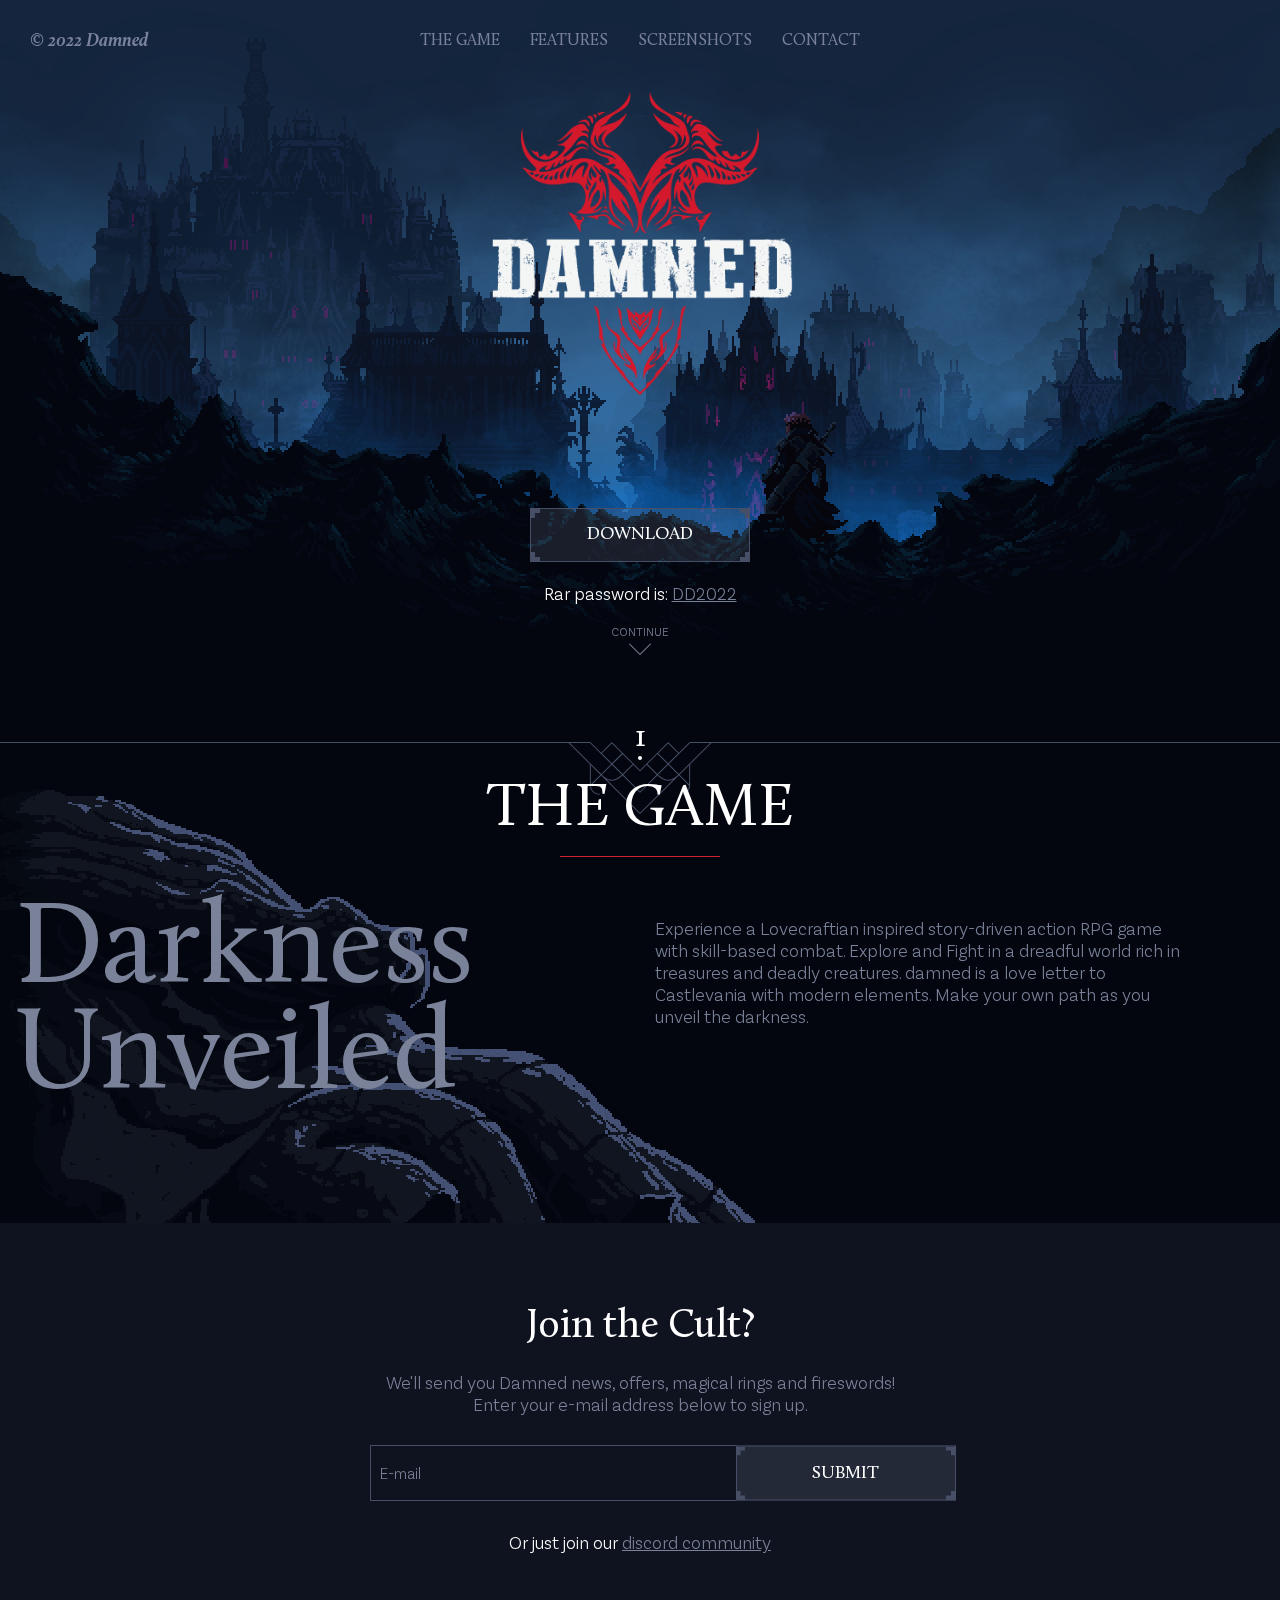
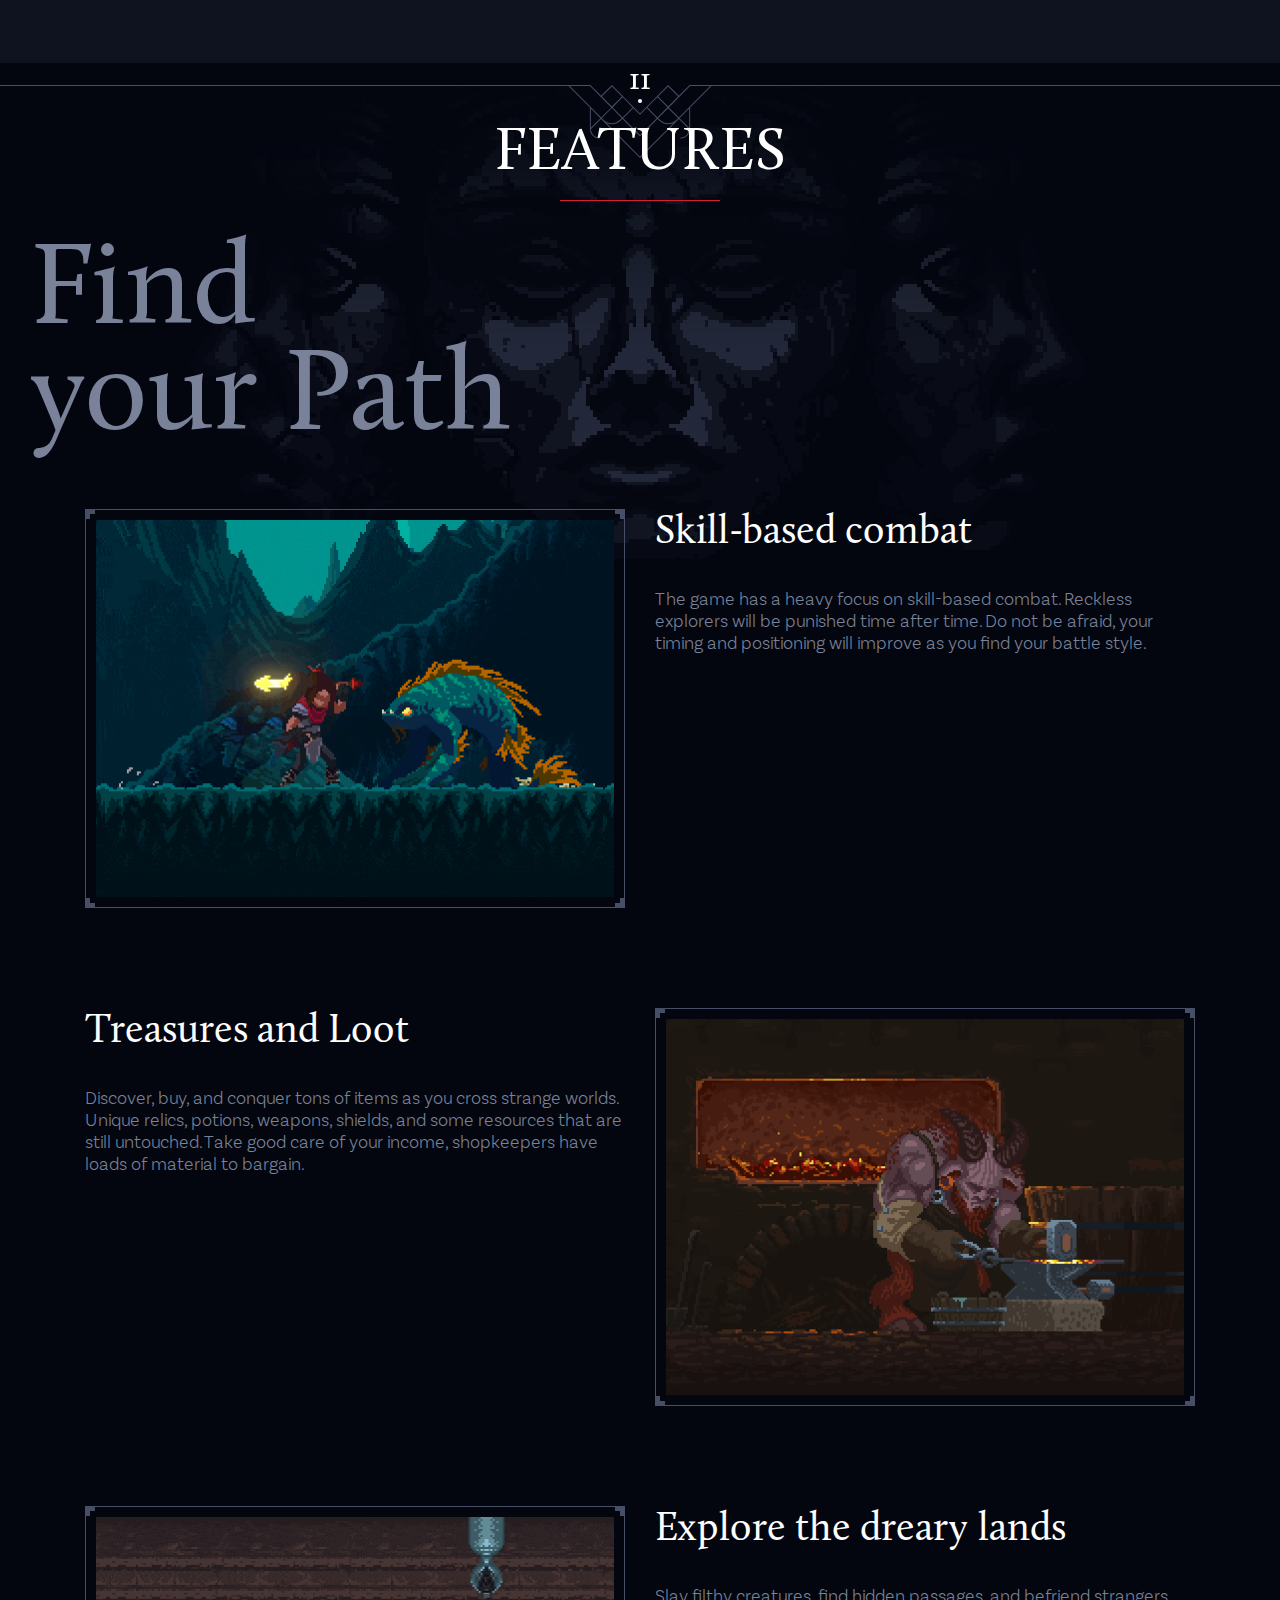
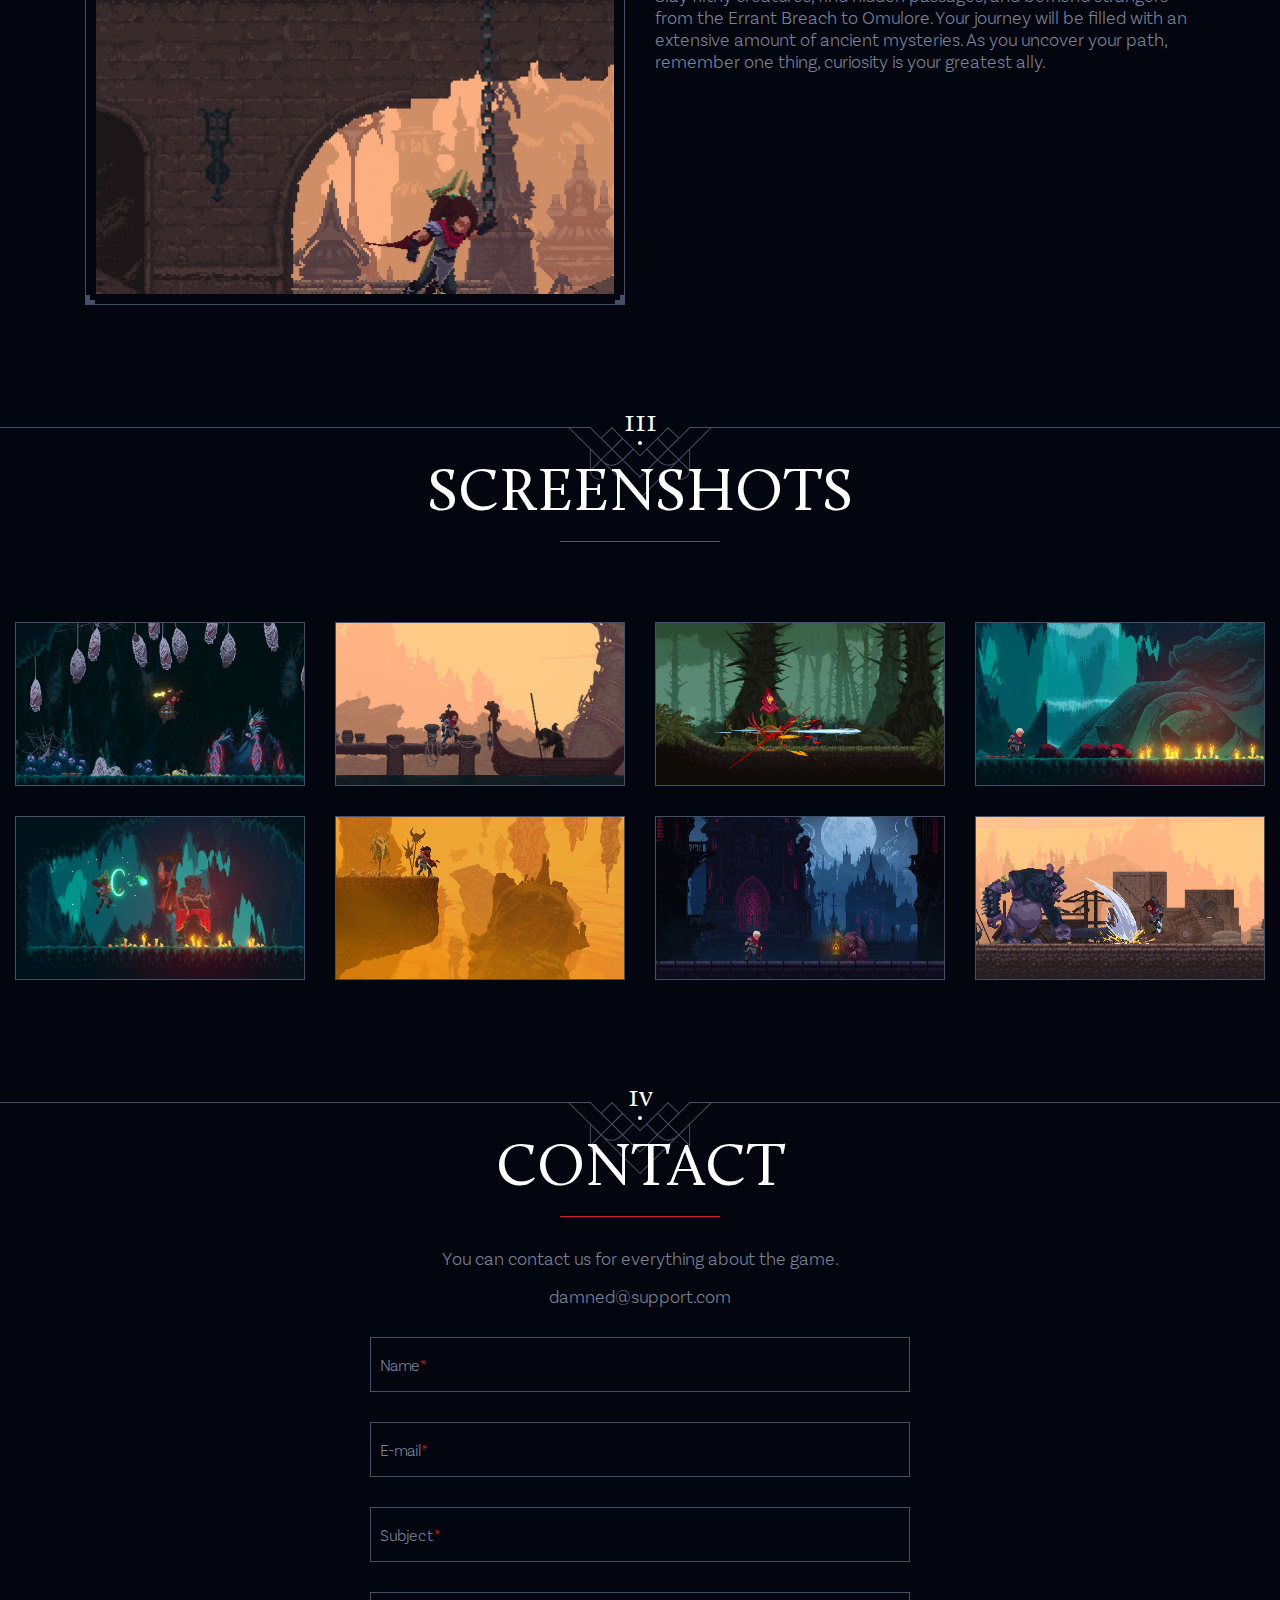
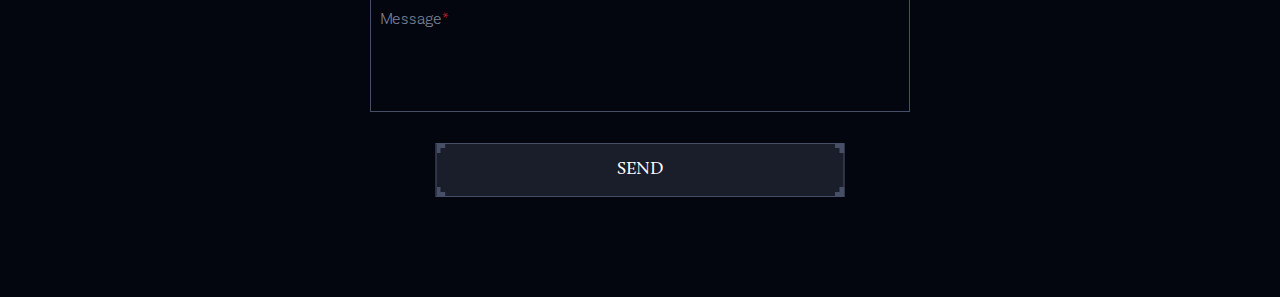
<file: index.html>
<link rel="alternate" hreflang="en-us" href="en-us.html" />
<link rel="alternate" hreflang="pt-br" href="pt-br.html" />
<!DOCTYPE html>
<html>
<!-- Mirrored from damnedgame.tk/ by HTTrack Website Copier/3.x [XR&CO'2014], Sat, 20 Aug 2022 08:12:19 GMT -->
<!-- Added by HTTrack --><!-- /Added by HTTrack -->
<head>
	<meta http-equiv="Content-Type" content="text/html; charset=UTF-8"/>
<title>Damned - Home</title>
<meta name="description" content="Explore a dangerous world and fight deadly creatures for untold treasure in this Lovecraftian inspired action RPG game. Uncover the dark and ancient mysteries of a haunting land with RPG elements and skill-based combat to slay adversaries, find hidden passages, and collective bountiful loot.">
<meta name="title" content="Damned - Home">
<meta name="image" content="hemes/damned/assets/images/avicon85108510.html">
<meta name="author" content="Douglas Fortunato">
<meta name="viewport" content="width=device-width, initial-scale=1.0">
<meta property="og:image" content="themes/damned/assets/images/promo.html">
<meta property="og:image:type" content="image/png">
<meta property="og:image:width" content="1024">
<meta property="og:image:height" content="576">
<meta property="og:type" content="website">
<link rel="icon" type="image/x-icon" href="themes/damned/assets/images/favicon851085108510.ico">
<link href="themes/damned/assets/css/style.min5d245d245d24.css" rel="stylesheet">
<script async src="https://www.googletagmanager.com/gtag/js?id=UA-176564639-1"></script>
<script>
        window.dataLayer = window.dataLayer || [];
        function gtag(){dataLayer.push(arguments);}
        gtag('js', new Date());
        gtag('config', 'UA-176564639-1');
        </script>
</head>
<body>
<header id="layout-header">
<section class="header container-fluid" id="header">
<div class="main-menu-wrapper row align-items-center justify-content-between">
<div class="col d-xl-none">
<button class="btn-menu btn-open-modal" data-target="#modal-menu">
<i class="icon-menu"></i>
</button>
</div>
<div class="col d-none d-xl-flex">
<p class="bold mb-0">© 2022 Damned </p>
</div>
<nav class="col-auto d-none d-xl-flex">
<ul class="main-menu menu row text-uppercase font-regular font-16">
<li class="col-auto menu-home">
<a class="scroll-to" href="#header" target="">
Home
</a>
</li>
<li class="col-auto ">
<a class="scroll-to" href="#game" target="">
The Game
</a>
</li>
<li class="col-auto menu-features">
<a class="scroll-to" href="#features" target="">
Features
</a>
</li>
<li class="col-auto menu-screenshots">
<a class="scroll-to" href="#screenshots" target="">
Screenshots
</a>
</li>
<li class="col-auto ">
<a class="scroll-to" href="#contact" target="">
Contact
</a>
</li>
</ul>
</nav>
<div class="col locale-wrapper">
<i class="icon-language d-none"></i>
<form method="POST" action="#" accept-charset="UTF-8"><input name="_session_key" type="hidden" value="aKfSDvxezRu5C2C2nsrcpg8TziOxcsTbPuELkKYp"><input name="_token" type="hidden" value="2RubDs5aKHNIGljpSi7YxsL5Puy4rPfVELmag5JY">
<select name="locale" data-request="onSwitchLocale" class="form-control custom-select select-locale d-none">
<option value="en-us" selected>EN-US</option>
</select>
</form>
</div>
</div>
</section>
<section class="header fixed-header container-fluid">
<img class="logo" src="themes/damned/assets/images/damned.svg" alt="damned-logo">
<div class="main-menu-wrapper row align-items-center justify-content-between">
<div class="col d-xl-none">
<button class="btn-menu btn-open-modal" data-target="#modal-menu">
<i class="icon-menu"></i>
</button>
</div>
<div class="col d-none d-xl-flex">
<p class="bold mb-0">© 2022 Damned.</p>
</div>
<nav class="col-auto d-none d-xl-flex">
<ul class="main-menu menu row text-uppercase font-regular font-16">
<li class="col-auto menu-home">
<a class="scroll-to" href="#header" target="">
Home
</a>
</li>
<li class="col-auto ">
<a class="scroll-to" href="#game" target="">
The Game
</a>
</li>
<li class="col-auto menu-features">
<a class="scroll-to" href="#features" target="">
Features
</a>
</li>
<li class="col-auto menu-screenshots">
<a class="scroll-to" href="#screenshots" target="">
Screenshots
</a>
</li>
<li class="#header">
<a class="scroll-to" href="#screenshots" target="">
Press Kit
</a>
</li>
<li class="col-auto ">
<a class="scroll-to" href="#contact" target="">
Contact
</a>
</li>
</ul>
</nav>
<div class="col locale-wrapper">
<i class="icon-language d-none"></i>
<form method="POST" action="#" accept-charset="UTF-8"><input name="_session_key" type="hidden" value="aKfSDvxezRu5C2C2nsrcpg8TziOxcsTbPuELkKYp"><input name="_token" type="hidden" value="2RubDs5aKHNIGljpSi7YxsL5Puy4rPfVELmag5JY">
<select name="locale" data-request="onSwitchLocale" class="form-control custom-select select-locale d-none">
<option value="en-us" selected>EN-US</option>
<option value="pt-br">PT-BR</option>
</select>
</form>
</div>
</div>
<img class="orn-bar d-none d-lg-block" src="themes/damned/assets/images/orns/orn-fixed-bar.svg" alt="damned-ornament">
<img class="orn-bar d-lg-none" src="themes/damned/assets/images/orns/m-orn-fixed-bar.svg" alt="damned-ornament">
</section>
<div class="modal-overlay modal-menu" id="modal-menu">
<div class="pop-up-content text-center">
<button class="btn-close-modal"><i class="icon-close"></i></button>
<div class="content-section">
<div class="row orn-bar">
<div class="col-12 text-center color-white p-0">
<img src="themes/damned/assets/images/orns/orn-section.svg" alt="logo-ornament">
<h1 class="section-title text-uppercase">Menu</h1>
</div>
</div>
</div>
<ul class="modal-menu-wrapper">
<li class="col-auto menu-home">
<a class="scroll-to btn-close-modal" href="#header" target="">
Home
 </a>
</li>
<li class="col-auto ">
<a class="scroll-to btn-close-modal" href="#game" target="">
The Game
</a>
</li>
<li class="col-auto menu-features">
<a class="scroll-to btn-close-modal" href="#features" target="">
Features
</a>
</li>
<li class="col-auto menu-screenshots">
<a class="scroll-to btn-close-modal" href="#screenshots" target="">
Screenshots
</a>
</li>
<li class="col-auto menu-blog">
<a class="scroll-to btn-close-modal" href="#" target="_blank">
Press Kit
</a>
</li>
<li class="col-auto ">
<a class="scroll-to btn-close-modal" href="#contact" target="">
Contact
</a>
</li>
</ul>
</div>
</div> </header>
<main>
<div class="parallax-banner">
<img class="mw-100" src="themes/damned/assets/images/parallax-banner/bg-deep-blue.png" alt="img-banner-damned">
<img class="mw-100 rellax" data-rellax-speed="-11" src="themes/damned/assets/images/parallax-banner/parallax-04.png" alt="img-banner-damned">
<img class="mw-100 rellax" data-rellax-speed="-10" src="themes/damned/assets/images/parallax-banner/fog-03.png" alt="img-banner-damned">
<img class="mw-100 rellax" data-rellax-speed="-7" src="themes/damned/assets/images/parallax-banner/parallax-03.png" alt="img-banner-damned">
<img class="mw-100 rellax" data-rellax-speed="-9" src="themes/damned/assets/images/parallax-banner/fog-02.png" alt="img-banner-damned">
<img class="mw-100 rellax" data-rellax-speed="-5" src="themes/damned/assets/images/parallax-banner/parallax-02.png" alt="img-banner-damned">
<img class="mw-100 rellax" data-rellax-speed="-7" src="themes/damned/assets/images/parallax-banner/fog-01.png" alt="img-banner-damned">
<img class="mw-100 rellax banner-logo" data-rellax-speed="-13" src="themes/damned/assets/images/damned.svg" alt="logo-damned">
<img class="mw-100 rellax" data-rellax-speed="0" src="themes/damned/assets/images/parallax-banner/parallax-01.png" alt="img-banner-damned">
<div class="banner-content text-center">
<div class="d-flex justify-content-center mb-20">
<a class="btn btn-primary" href="https://bit.ly/3fIoVsm" target="_blank"> 
Download
</a>
</div>
<p class="color-white mb-20">
Rar password is: <a class="styled-link" href="#" target="_blank">DD2022</a>
</p>
<a class="scroll-to continue-link mb-0 text-uppercase font-12" data-scrollto="#game">
Continue <br>
<i class="icon-arrow-down font-22"></i>
</a>
</div>
</div>
<section class="content-section highlight-section container-fluid" id="game">
<div class="row orn-bar">
<div class="col-12 text-center color-white p-0">
<p class="section-number font-regular">1</p>
<span class="section-dot"></span>
<img src="themes/damned/assets/images/orns/orn-section.svg" alt="logo-ornament">
<h1 class="section-title text-uppercase">The Game</h1>
<span class="section-line"></span>
</div>
</div>
<div class="row">
<div class="container pt-60 description">
<div class="row justify-content-end mb-30">
<div class="col-12 col-lg-6 mb-30">
<p>Experience a Lovecraftian inspired story-driven action RPG game with skill-based combat. Explore and Fight in a dreadful world rich in treasures and deadly creatures. damned is a love letter to Castlevania with modern elements. Make your own path as you unveil the darkness.</p>
</div>
</div>
</div>
</div>
<div class="row hero-title">
<div class="col-12">
<p class="page-title">
Darkness Unveiled
</p>
</div>
</div>
<div class="row">
<div class="container">
<div class="row justify-content-center">
<div class="col-12 col-lg-8">
<div class="orn-box d-none">
<iframe class="video-frame" src="https://www.youtube.com/embed/HBV1JDnXG20?autoplay=0&amp;rel=0" frameborder="0" allow="accelerometer; encrypted-media; gyroscope; picture-in-picture" allowfullscreen></iframe>
</div>
</div>
</div>
</div>
</div>
<div class="row made-with justify-content-center">
<div class="container">
<div class="row justify-content-center">
<div class="col-12 col-lg-6 text-center">
<h2 class="color-white font-40 font-regular mb-20">Join the Cult?</h2>
<p class="mb-30">
We'll send you Damned news, offers, magical rings and fireswords! Enter your e-mail address below to sign up.
</p>
</div>
</div>
<form action="#" method="post" id="mc-embedded-subscribe-form" name="mc-embedded-subscribe-form" class="validate row justify-content-center main-form newsLetter-form" target="_blank">
<div class="col col-lg-4 pr-0">
<div class="form-group">
<label>E-mail</label>
<input type="email" value="" name="EMAIL" class="email form-control" id="mce-EMAIL" required>
</div>
</div>
<div style="position: absolute; left: -5000px;" aria-hidden="true"><input type="text" name="b_1c098bfad3a75363e867af3f4_75e5d070c6" tabindex="-1" value=""></div>
<div class="col-auto col-lg-2 pl-0">
        <button type="submit" name="subscribe" class="btn btn-primary w-100"><href="#"></href>SUBMIT</button> 
</div>
</form>
<div class="row justify-content-center">
<div class="col-12 col-lg-6 text-center">
<p class="mb-30 color-white">
Or just join our
<a class="styled-link" href="https://discord.gg/qGCgcqfSWG" target="_blank">discord community</a>
</p>
</div>
</div>
</div>
</div>
</section>
<section class="content-section features-section container-fluid" id="features">
<div class="row orn-bar">
<div class="col-12 text-center color-white p-0">
<p class="section-number font-regular">11</p>
<span class="section-dot"></span>
<img src="themes/damned/assets/images/orns/orn-section.svg" alt="logo-ornament">
<h1 class="section-title text-uppercase">Features</h1>
<span class="section-line"></span>
</div>
</div>
<div class="row hero-title">
<div class="col-12">
<p class="page-title">
Find <br>your Path
</p>
</div>
</div>
<div class="row">
<ul class="list-features container">
<li class="row">
<div class="col-12 col-lg-6">
<div class="orn-box img-wrapper">
<img class="w-100" src="storage/app/media/site_gif_01.gif" alt="">
</div>
</div>
<div class="col-12 col-lg-6">
 <div class="text-box">
<h2 class="color-white font-40 font-regular mb-30">Skill-based combat</h2>
<p>The game has a heavy focus on skill-based combat. Reckless explorers will be punished time after time. Do not be afraid, your timing and positioning will improve as you find your battle style.</p>
</div>
</div>
</li>
<li class="row">
<div class="col-12 col-lg-6">
<div class="orn-box img-wrapper">
<img class="w-100" src="storage/app/media/site_gif_02.gif" alt="">
</div>
</div>
<div class="col-12 col-lg-6">
<div class="text-box">
<h2 class="color-white font-40 font-regular mb-30">Treasures and Loot</h2>
<p>Discover, buy, and conquer tons of items as you cross strange worlds. Unique relics, potions, weapons, shields, and some resources that are still untouched. Take good care of your income, shopkeepers have loads of material to bargain.</p>
</div>
</div>
</li>
<li class="row">
<div class="col-12 col-lg-6">
<div class="orn-box img-wrapper">
<img class="w-100" src="storage/app/media/site_gif_03.gif" alt="">
</div>
</div>
<div class="col-12 col-lg-6">
<div class="text-box">
<h2 class="color-white font-40 font-regular mb-30">Explore the dreary lands</h2>
<p>Slay filthy creatures, find hidden passages, and befriend strangers from the Errant Breach to Omulore. Your journey will be filled with an extensive amount of ancient mysteries. As you uncover your path, remember one thing, curiosity is your greatest ally.</p>
</div>
</div>
</li>
</ul>
</div>
</section>
<section class="content-section screenshots-section container-fluid" id="screenshots">
<div class="row orn-bar">
<div class="col-12 text-center color-white p-0">
<p class="section-number font-regular">111</p>
<span class="section-dot"></span>
<img src="themes/damned/assets/images/orns/orn-section.svg" alt="logo-ornament">
<h1 class="section-title text-uppercase">Screenshots</h1>
<span class="section-line"></span>
</div>
</div>
<ul class="row gallery">
<li class="col-6 col-lg-3 mb-30">
<a class="bordered-box" data-fancybox="gallery" href="storage/app/uploads/public/5f4/04a/e6d/5f404ae6d9548364333870.jpg">
<img class="w-100" src="storage/app/uploads/public/5f4/04a/e6d/5f404ae6d9548364333870.jpg" alt="">
</a>
</li>
<li class="col-6 col-lg-3 mb-30">
<a class="bordered-box" data-fancybox="gallery" href="storage/app/uploads/public/5f4/04a/e8d/5f404ae8da386425492637.png">
<img class="w-100" src="storage/app/uploads/public/5f4/04a/e8d/5f404ae8da386425492637.png" alt="">
</a>
</li>
<li class="col-6 col-lg-3 mb-30">
<a class="bordered-box" data-fancybox="gallery" href="storage/app/uploads/public/5f4/04a/e84/5f404ae846baa550833270.png">
<img class="w-100" src="storage/app/uploads/public/5f4/04a/e84/5f404ae846baa550833270.png" alt="">
</a>
</li>
<li class="col-6 col-lg-3 mb-30">
<a class="bordered-box" data-fancybox="gallery" href="storage/app/uploads/public/5f4/04a/e79/5f404ae795f09940878990.png">
<img class="w-100" src="storage/app/uploads/public/5f4/04a/e79/5f404ae795f09940878990.png" alt="">
</a>
</li>
<li class="col-6 col-lg-3 mb-30">
<a class="bordered-box" data-fancybox="gallery" href="storage/app/uploads/public/5f4/04a/e6d/5f404ae6d8e1e682945750.png">
<img class="w-100" src="storage/app/uploads/public/5f4/04a/e6d/5f404ae6d8e1e682945750.png" alt="">
</a>
</li>
<li class="col-6 col-lg-3 mb-30">
<a class="bordered-box" data-fancybox="gallery" href="storage/app/uploads/public/5f4/04a/e8d/5f404ae8d5ebd046030759.png">
<img class="w-100" src="storage/app/uploads/public/5f4/04a/e8d/5f404ae8d5ebd046030759.png" alt="">
</a>
</li>
<li class="col-6 col-lg-3 mb-30">
<a class="bordered-box" data-fancybox="gallery" href="storage/app/uploads/public/5f4/04a/e83/5f404ae83b3ed367891541.png">
<img class="w-100" src="storage/app/uploads/public/5f4/04a/e83/5f404ae83b3ed367891541.png" alt="">
</a>
</li>
<li class="col-6 col-lg-3 mb-30">
<a class="bordered-box" data-fancybox="gallery" href="storage/app/uploads/public/5f4/04a/e79/5f404ae791733987957703.png">
<img class="w-100" src="storage/app/uploads/public/5f4/04a/e79/5f404ae791733987957703.png" alt="">
</a>
</li>
</ul>
</section>
<section class="content-section contact-section container-fluid" id="contact">
<div class="row orn-bar">
<div class="col-12 text-center color-white p-0">
<p class="section-number font-regular">1v</p>
<span class="section-dot"></span>
<img src="themes/damned/assets/images/orns/orn-section.svg" alt="logo-ornament">
<h1 class="section-title text-uppercase">Contact</h1>
<span class="section-line"></span>
</div>
</div>
<div class="row">
<div class="container">
<div class="row">
<div class="col-12 text-center">
<p>
You can contact us for everything about the game.
</p>
<p class="mb-30"><a href="index.html" class="__cf_email__" data-cfemail="bdd9dcd0d3d8d9fdcec8cdcdd2cfc993ded2d0">[email&#160;protected]</a></p>
</div>
</div>
<div class="row justify-content-center">
<div class="col-12 col-lg-6">
<div id="scf-contactForm">
<div id="scf-message-contactForm">
</div>
<div id="scf-form-contactForm">
<form method="POST" action="#" accept-charset="UTF-8" class="main-form" id="scf-form-id-contactForm" data-request="contactForm::onFormSend" data-request-update="&#039;contactForm::scf-message&#039;:&#039;#scf-message-contactForm&#039;,&#039;contactForm::scf-form&#039;:&#039;#scf-form-contactForm&#039;" novalidate="novalidate"><input name="_handler" type="hidden" value="contactForm::onFormSend"><input name="_session_key" type="hidden" value="aKfSDvxezRu5C2C2nsrcpg8TziOxcsTbPuELkKYp"><input name="_token" type="hidden" value="2RubDs5aKHNIGljpSi7YxsL5Puy4rPfVELmag5JY">
<div class="form-group"><label class="control-label  required" for="contactForm-name">Name</label><input id="contactForm-name" name="name" class="form-control" type="text" required=""></div>
<div class="form-group"><label class="control-label  required" for="contactForm-email">E-mail</label><input id="contactForm-email" name="email" class="form-control" type="email" required=""></div>
<div class="form-group"><label class="control-label  required" for="contactForm-subject">Subject</label><input id="contactForm-subject" name="subject" class="form-control" type="text" required=""></div>
<div class="form-group text-area"><label class="control-label  required" for="contactForm-message">Message</label><textarea id="contactForm-message" name="message" class="form-control" rows="5" required=""></textarea></div>
<div id="submit-wrapper-contactForm" class="btn-submit-wrapper"><button type="submit" data-attach-loading class="oc-loader btn btn-primary btn-lg">Send</button></div>
</form>
</div>
</div> </div>
</div>
</div>
</div>
</section> </main>
<script data-cfasync="false" src="cdn-cgi/scripts/5c5dd728/cloudflare-static/email-decode.min.js"></script><script src="themes/damned/assets/js/main.min.js"></script>
<script src="modules/system/assets/js/framework.js"></script>
<script src="modules/system/assets/js/framework.extras.js"></script>
<link rel="stylesheet" property="stylesheet" href="modules/system/assets/css/framework.extras.css">
</html>
</file>
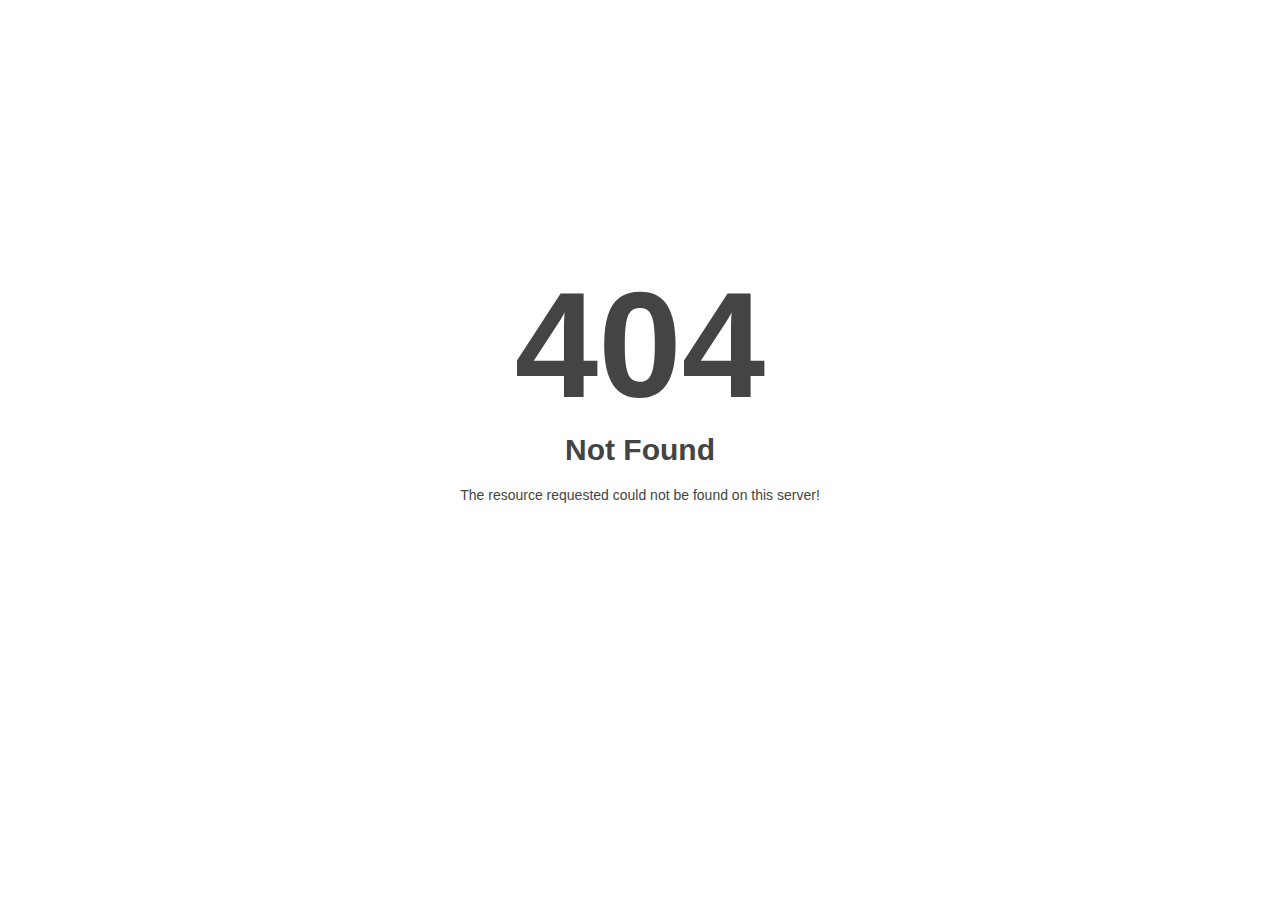
<file: en-us.html>
<!DOCTYPE html>
<html style="height:100%">
<!-- Mirrored from damnedgame.tk/en-us.html by HTTrack Website Copier/3.x [XR&CO'2014], Sat, 20 Aug 2022 08:12:40 GMT -->
<!-- Added by HTTrack --><!-- /Added by HTTrack -->
<head>
	<meta http-equiv="Content-Type" content="text/html; charset=UTF-8"/>
<meta name="viewport" content="width=device-width, initial-scale=1, shrink-to-fit=no">
<title> 404 Not Found
</title></head>
<body style="color: #444; margin:0;font: normal 14px/20px Arial, Helvetica, sans-serif; height:100%; background-color: #fff;">
<div style="height:auto; min-height:100%; "> <div style="text-align: center; width:800px; margin-left: -400px; position:absolute; top: 30%; left:50%;">
<h1 style="margin:0; font-size:150px; line-height:150px; font-weight:bold;">404</h1>
<h2 style="margin-top:20px;font-size: 30px;">Not Found
</h2>
<p>The resource requested could not be found on this server!</p>
</div></div></body>
<!-- Mirrored from damnedgame.tk/en-us.html by HTTrack Website Copier/3.x [XR&CO'2014], Sat, 20 Aug 2022 08:12:40 GMT -->
</html>
</file>
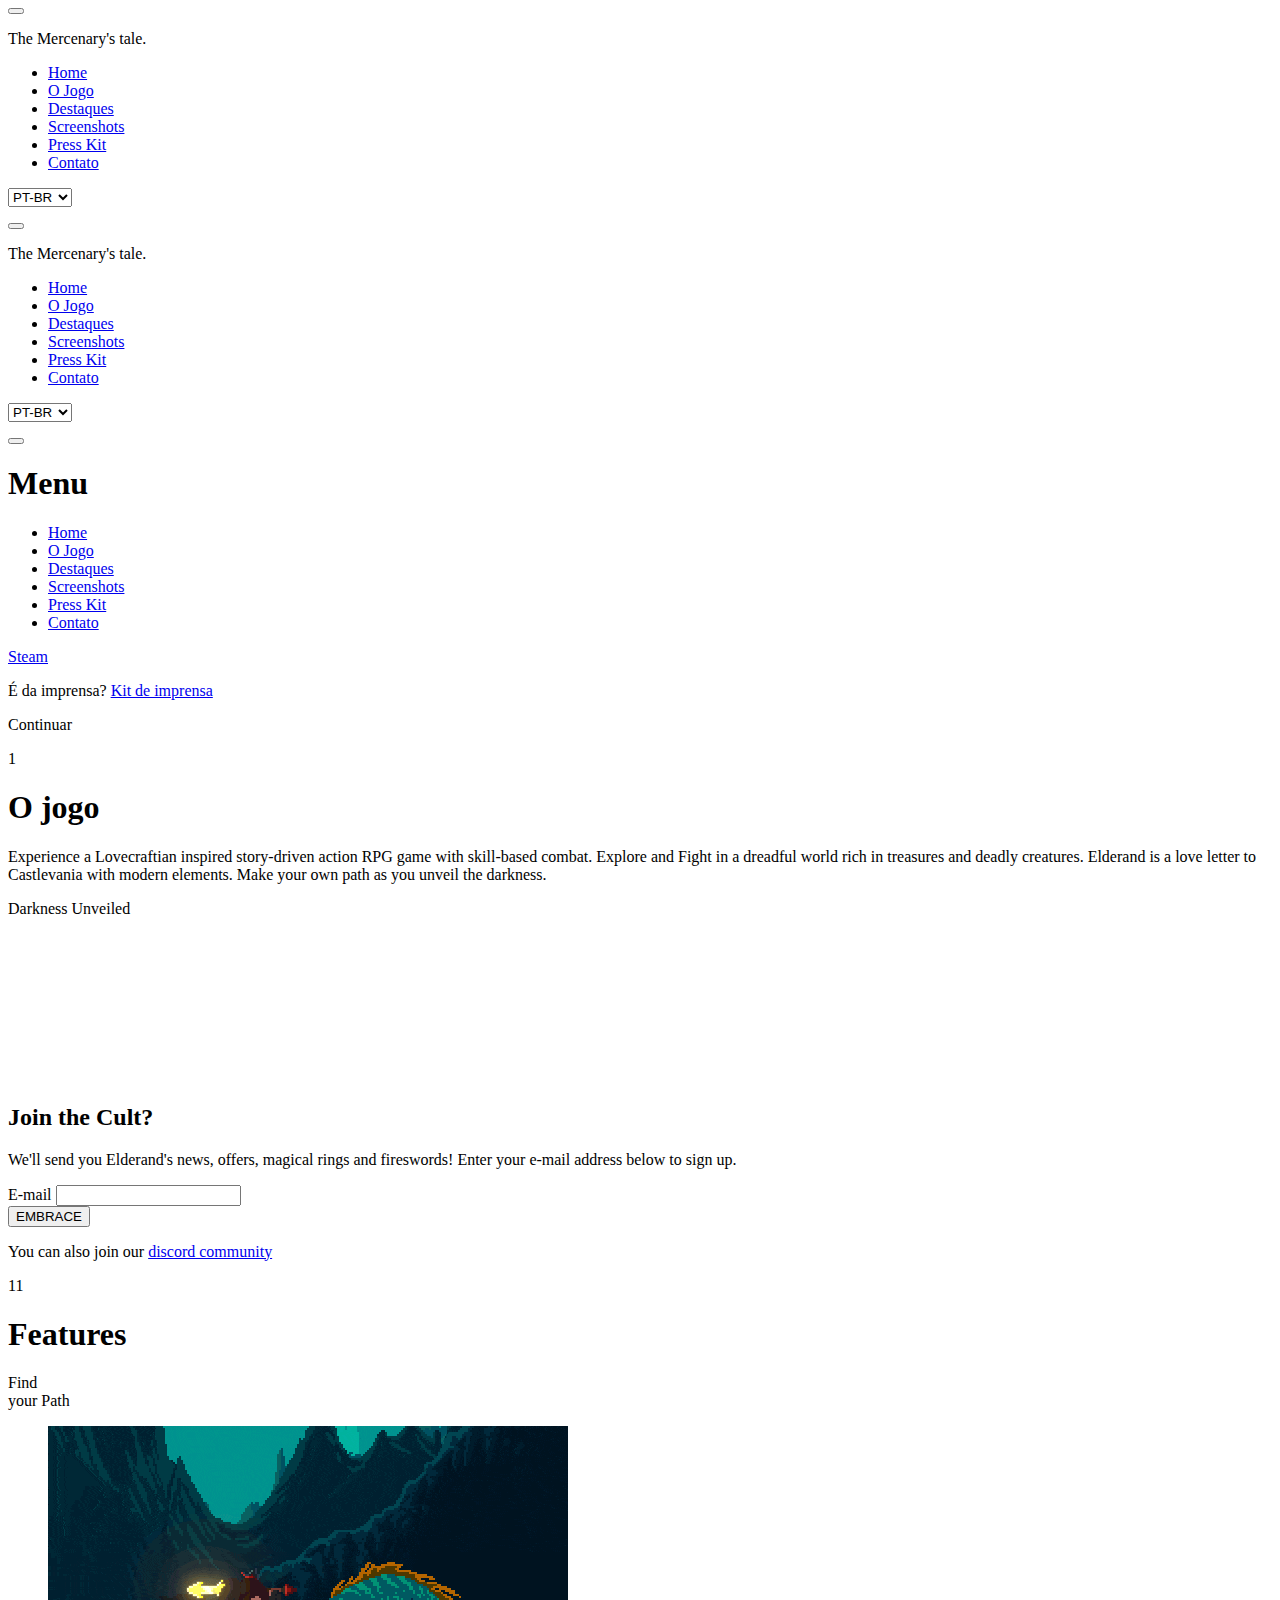
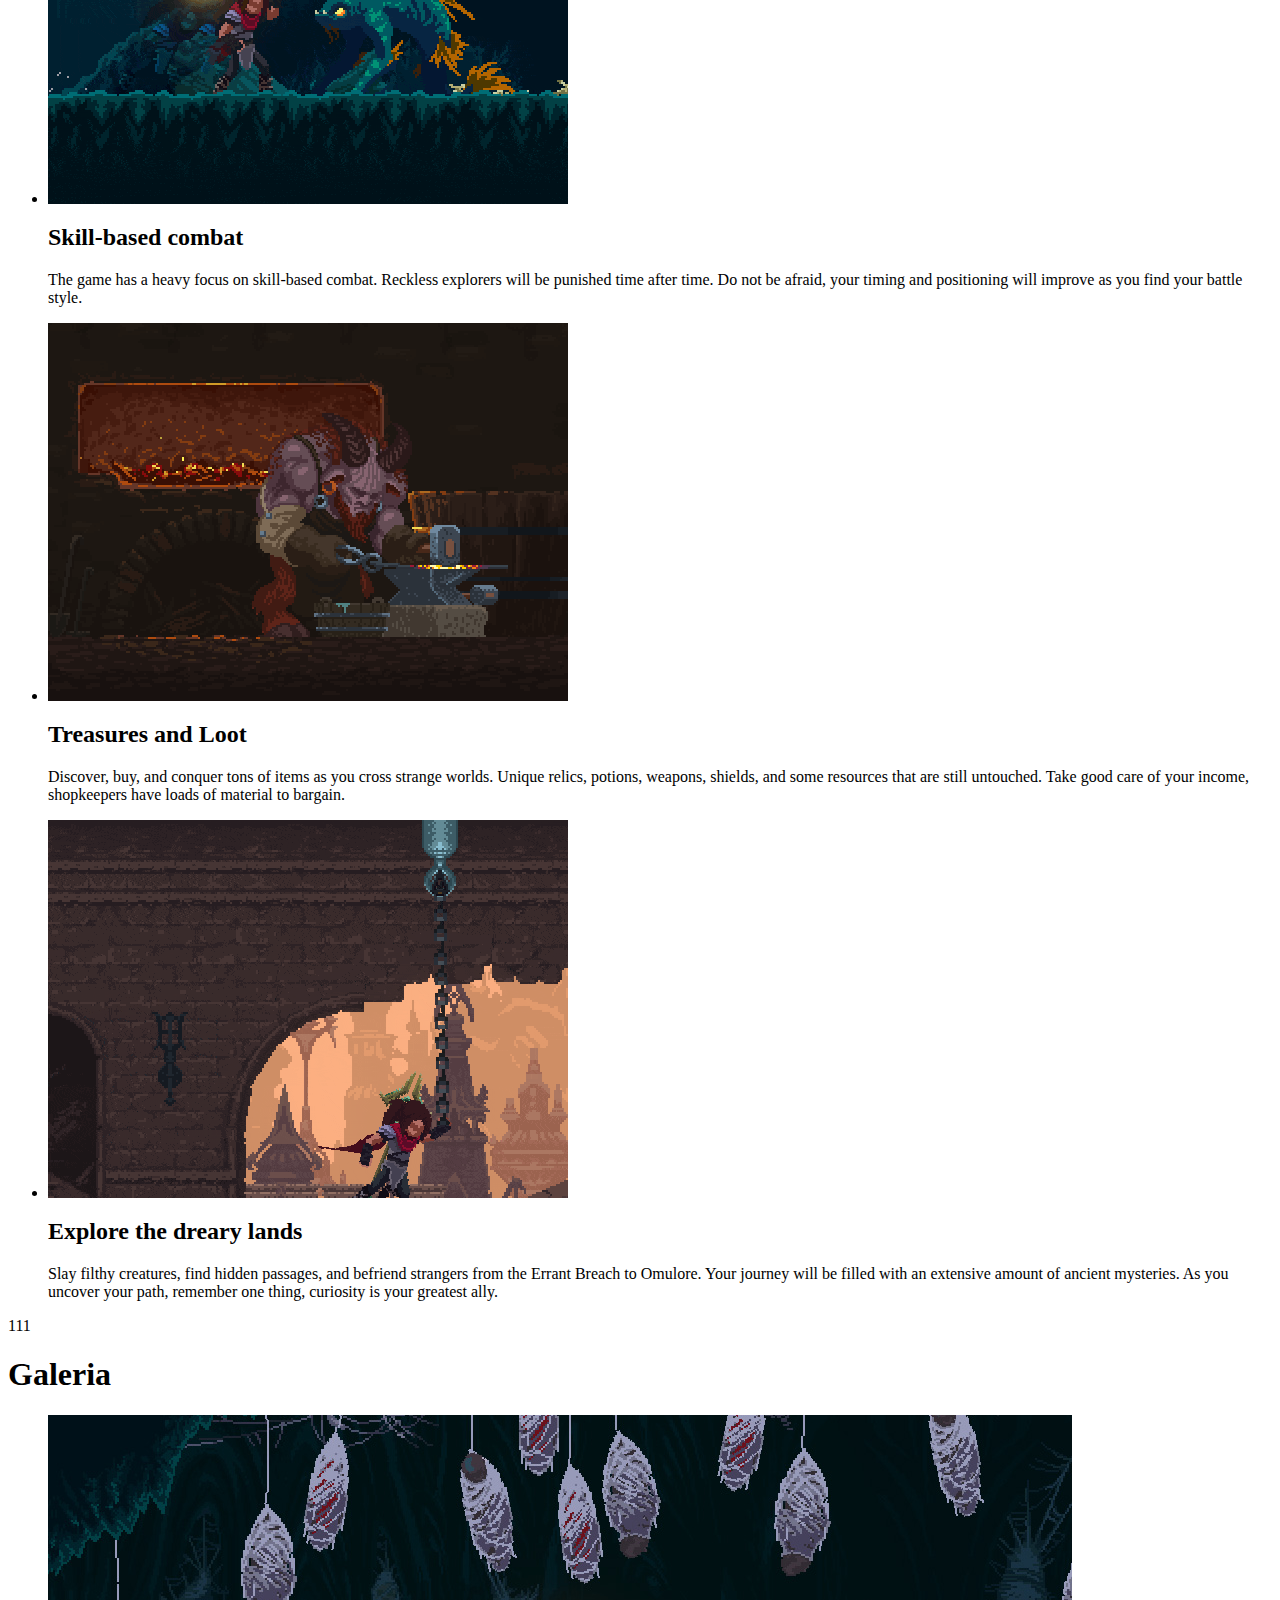
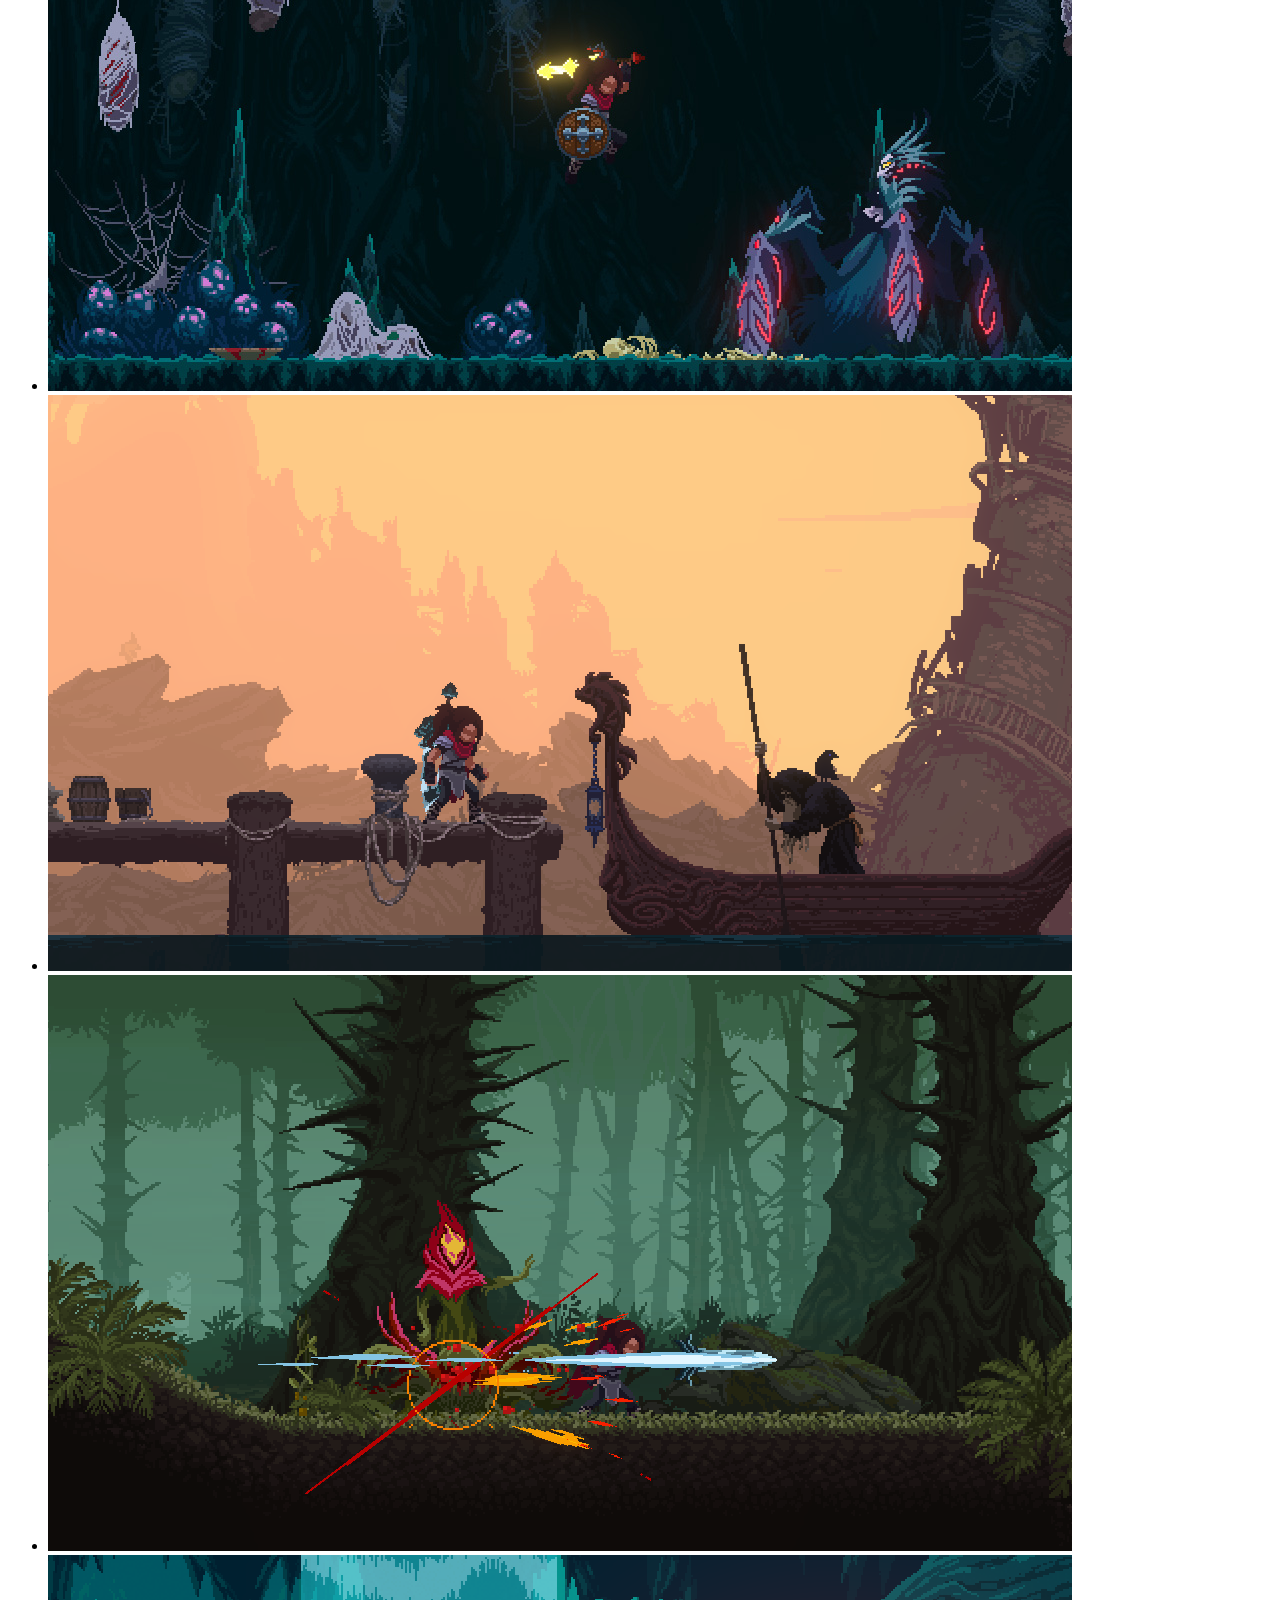
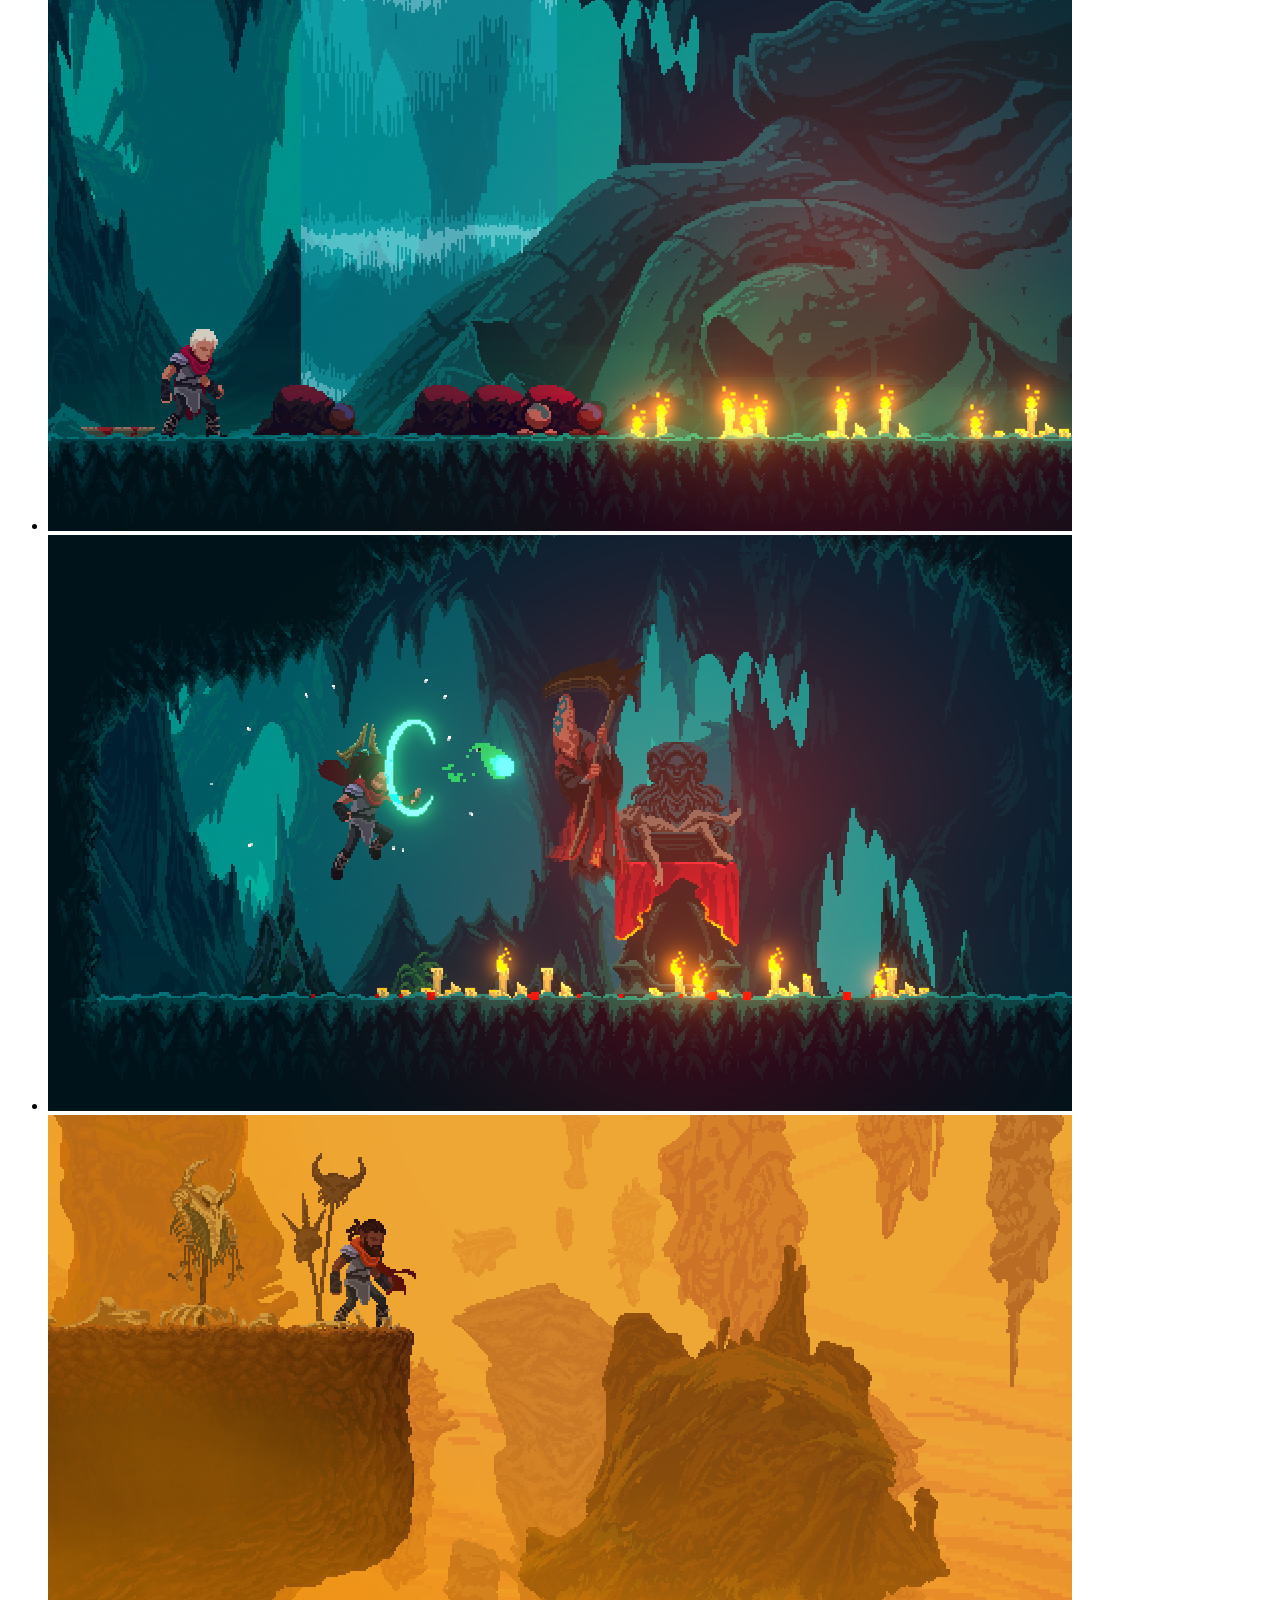
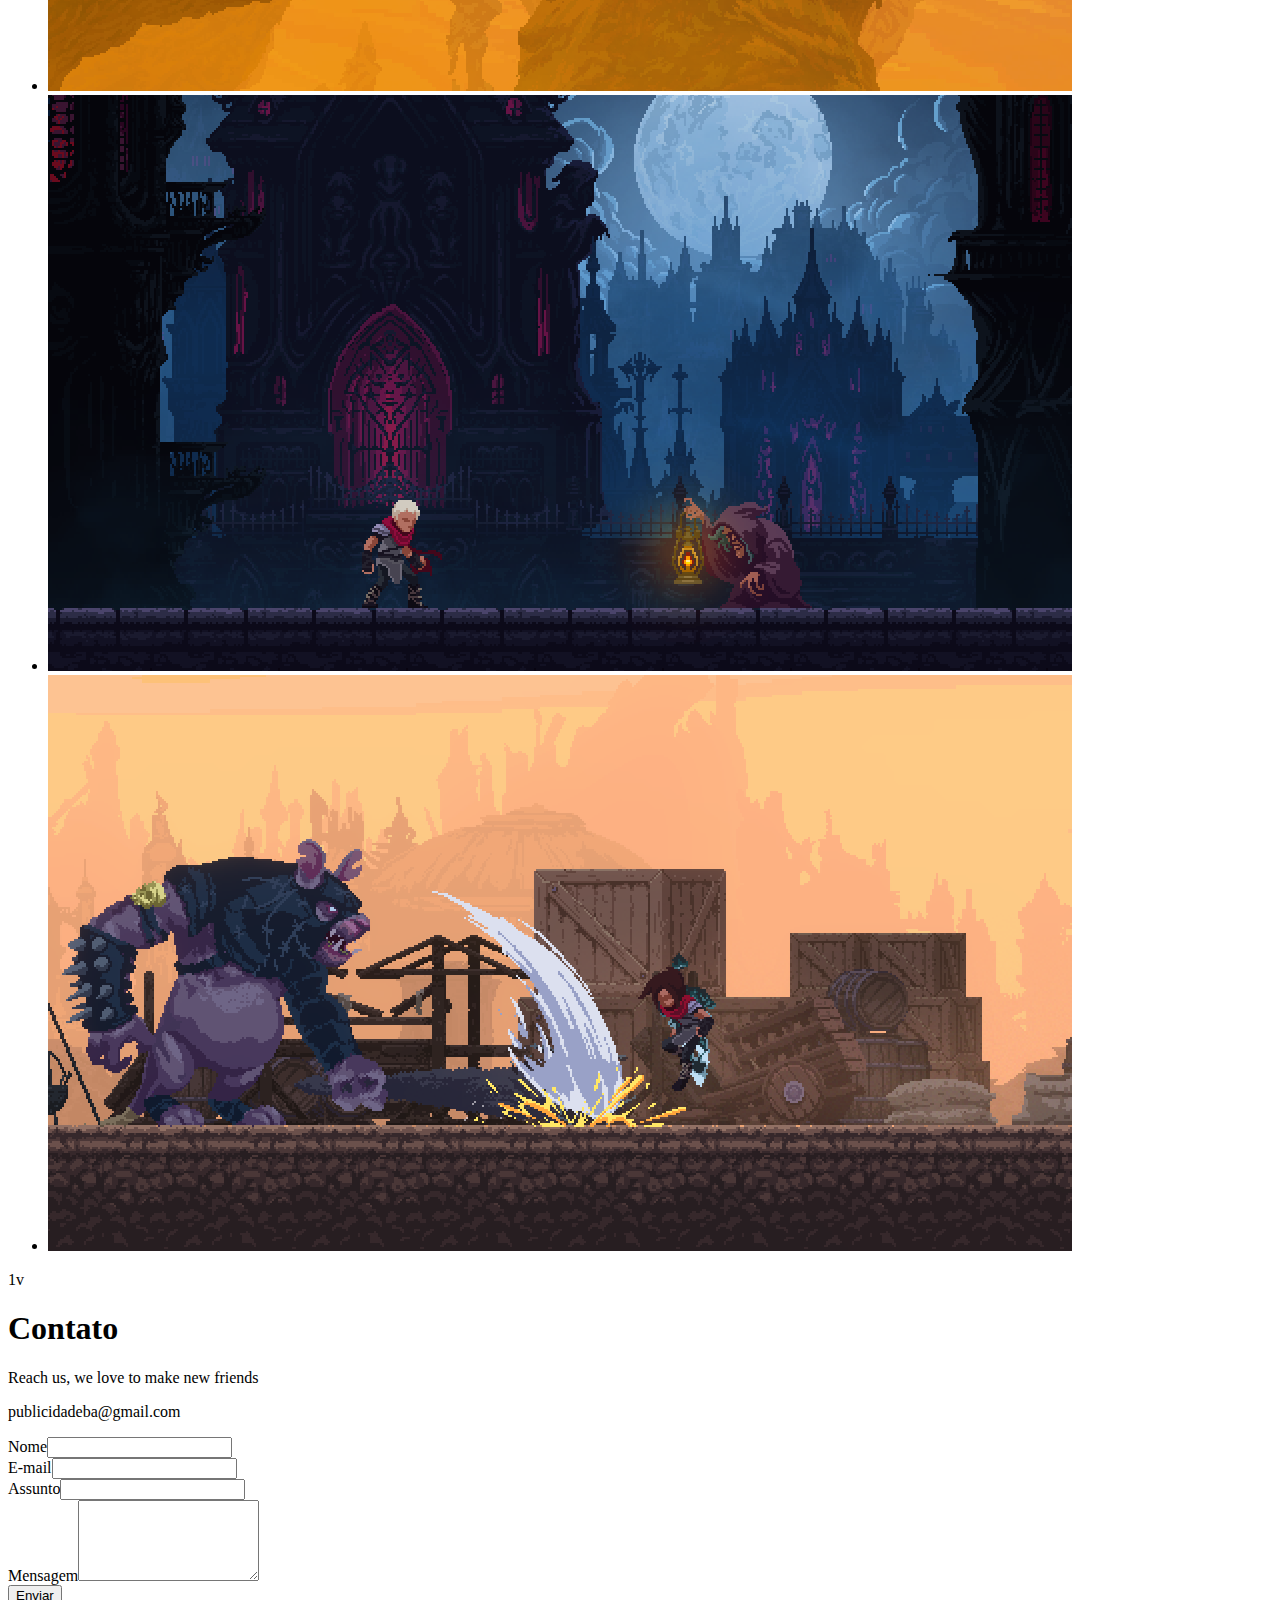
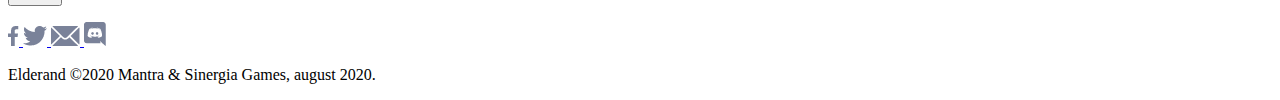
<file: pt-br.html>
<link rel="alternate" hreflang="en-us" href="en-us.html" />
<link rel="alternate" hreflang="pt-br" href="pt-br.html" />
<!DOCTYPE html>
<html>
<!-- Mirrored from damnedgame.tk/pt-br.html by HTTrack Website Copier/3.x [XR&CO'2014], Sat, 20 Aug 2022 08:12:40 GMT -->
<!-- Added by HTTrack --><!-- /Added by HTTrack -->
<head>
	<meta http-equiv="Content-Type" content="text/html; charset=UTF-8"/>
<title>Elderand - Home</title>
<meta name="description" content="Webpage for the Elderand Game.">
<meta name="title" content="">
<meta name="author" content="Douglas Fortunato">
<meta name="viewport" content="width=device-width, initial-scale=1.0">
<meta property="og:image" content="themes/elderand/assets/images/promo.html">
<meta property="og:image:type" content="image/png">
<meta property="og:image:width" content="1024">
<meta property="og:image:height" content="576">
<meta property="og:type" content="website">
<link rel="icon" type="image/x-icon" href="themes/elderand/assets/images/favicon851085108510.html?v=0.2">
<link href="themes/elderand/assets/css/style.minf3a7f3a7f3a7_html_v_1135494045.css" rel="stylesheet">
<script async src="https://www.googletagmanager.com/gtag/js?id=UA-176564639-1"></script>
<script>
        window.dataLayer = window.dataLayer || [];
        function gtag(){dataLayer.push(arguments);}
        gtag('js', new Date());
        gtag('config', 'UA-176564639-1');
        </script>
</head>
<body>
<header id="layout-header">
<section class="header container-fluid" id="header">
<div class="main-menu-wrapper row align-items-center justify-content-between">
<div class="col d-xl-none">
<button class="btn-menu btn-open-modal" data-target="#modal-menu">
<i class="icon-menu"></i>
</button>
</div>
<div class="col d-none d-xl-flex">
<p class="bold mb-0">The Mercenary's tale.</p>
</div>
<nav class="col-auto d-none d-xl-flex">
<ul class="main-menu menu row text-uppercase font-regular font-16">
<li class="col-auto menu-home">
<a class="scroll-to" href="#header" target="">
Home
</a>
</li>
<li class="col-auto ">
<a class="scroll-to" href="#game" target="">
O Jogo
</a>
</li>
<li class="col-auto menu-features">
<a class="scroll-to" href="#features" target="">
Destaques
</a>
</li>
<li class="col-auto menu-screenshots">
<a class="scroll-to" href="#screenshots" target="">
Screenshots
</a>
</li>
<li class="col-auto menu-blog">
<a class="scroll-to" href="https://drive.google.com/drive/folders/1xOzf_PyuYCc0ZT_vqD-nfmt7-5zmOq6L" target="_blank">
Press Kit
</a>
</li>
<li class="col-auto ">
<a class="scroll-to" href="#contact" target="">
Contato
</a>
</li>
</ul>
</nav>
<div class="col locale-wrapper">
<i class="icon-language d-none"></i>
<form method="POST" action="http://www.elderand.com/pt-br" accept-charset="UTF-8"><input name="_session_key" type="hidden" value="5eaz2ONxbnr0Owx7bIIvT9qpcw08b77BIXy5EAps"><input name="_token" type="hidden" value="2RubDs5aKHNIGljpSi7YxsL5Puy4rPfVELmag5JY">
<select name="locale" data-request="onSwitchLocale" class="form-control custom-select select-locale d-none">
<option value="en-us">EN-US</option>
<option value="pt-br" selected>PT-BR</option>
</select>
</form>
</div>
</div>
</section>
<section class="header fixed-header container-fluid">
<div class="main-menu-wrapper row align-items-center justify-content-between">
<div class="col d-xl-none">
<button class="btn-menu btn-open-modal" data-target="#modal-menu">
<i class="icon-menu"></i>
</button>
</div>
<div class="col d-none d-xl-flex">
<p class="bold mb-0">The Mercenary's tale.</p>
</div>
<nav class="col-auto d-none d-xl-flex">
<ul class="main-menu menu row text-uppercase font-regular font-16">
<li class="col-auto menu-home">
<a class="scroll-to" href="#header" target="">
Home
</a>
</li>
<li class="col-auto ">
<a class="scroll-to" href="#game" target="">
O Jogo
</a>
</li>
<li class="col-auto menu-features">
<a class="scroll-to" href="#features" target="">
Destaques
</a>
</li>
<li class="col-auto menu-screenshots">
<a class="scroll-to" href="#screenshots" target="">
Screenshots
</a>
</li>
<li class="col-auto menu-blog">
<a class="scroll-to" href="https://drive.google.com/drive/folders/1xOzf_PyuYCc0ZT_vqD-nfmt7-5zmOq6L" target="_blank">
Press Kit
</a>
</li>
<li class="col-auto ">
<a class="scroll-to" href="#contact" target="">
Contato
</a>
</li>
</ul>
</nav>
<div class="col locale-wrapper">
<i class="icon-language d-none"></i>
<form method="POST" action="http://www.elderand.com/pt-br" accept-charset="UTF-8"><input name="_session_key" type="hidden" value="5eaz2ONxbnr0Owx7bIIvT9qpcw08b77BIXy5EAps"><input name="_token" type="hidden" value="2RubDs5aKHNIGljpSi7YxsL5Puy4rPfVELmag5JY">
<select name="locale" data-request="onSwitchLocale" class="form-control custom-select select-locale d-none">
<option value="en-us">EN-US</option>
<option value="pt-br" selected>PT-BR</option>
</select>
</form>
</div>
</div>
</section>
<div class="modal-overlay modal-menu" id="modal-menu">
<div class="pop-up-content text-center">
<button class="btn-close-modal"><i class="icon-close"></i></button>
<div class="content-section">
 <div class="row orn-bar">
<div class="col-12 text-center color-white p-0">
<h1 class="section-title text-uppercase">Menu</h1>
</div>
</div>
</div>
<ul class="modal-menu-wrapper">
<li class="col-auto menu-home">
<a class="scroll-to btn-close-modal" href="#header" target="">
Home
</a>
</li>
<li class="col-auto ">
<a class="scroll-to btn-close-modal" href="#game" target="">
O Jogo
</a>
</li>
<li class="col-auto menu-features">
<a class="scroll-to btn-close-modal" href="#features" target="">
Destaques
</a>
</li>
<li class="col-auto menu-screenshots">
<a class="scroll-to btn-close-modal" href="#screenshots" target="">
Screenshots
</a>
</li>
<li class="col-auto menu-blog">
<a class="scroll-to btn-close-modal" href="https://drive.google.com/drive/folders/1xOzf_PyuYCc0ZT_vqD-nfmt7-5zmOq6L" target="_blank">
Press Kit
</a>
</li>
<li class="col-auto ">
<a class="scroll-to btn-close-modal" href="#contact" target="">
Contato
</a>
</li>
</ul>
</div>
</div> </header>
<main>
<div class="parallax-banner">
<div class="banner-content text-center">
<div class="d-flex justify-content-center mb-20">
<a class="btn btn-primary" href="https://store.steampowered.com/app/1413660/Elderand/" target="_blank">
<i class="icon-steam"></i>
Steam
</a>
</div>
<p class="color-white mb-20">
É da imprensa? <a class="styled-link" href="https://drive.google.com/drive/folders/1xOzf_PyuYCc0ZT_vqD-nfmt7-5zmOq6L" target="_blank">Kit de imprensa</a>
</p>
<a class="scroll-to continue-link mb-0 text-uppercase font-12" data-scrollto="#game">
Continuar <br>
<i class="icon-arrow-down font-22"></i>
</a>
</div>
</div>
<section class="content-section highlight-section container-fluid" id="game">
<div class="row orn-bar">
<div class="col-12 text-center color-white p-0">
<p class="section-number font-regular">1</p>
<span class="section-dot"></span>
<h1 class="section-title text-uppercase">O jogo</h1>
<span class="section-line"></span>
</div>
</div>
<div class="row">
<div class="container pt-60 description">
<div class="row justify-content-end mb-30">
<div class="col-12 col-lg-6 mb-30">
<p>Experience a Lovecraftian inspired story-driven action RPG game with skill-based combat. Explore and Fight in a dreadful world rich in treasures and deadly creatures. Elderand is a love letter to Castlevania with modern elements. Make your own path as you unveil the darkness.</p>
</div>
</div>
</div>
</div>
<div class="row hero-title">
<div class="col-12">
<p class="page-title">
Darkness Unveiled
</p>
</div>
</div>
<div class="row">
<div class="container">
<div class="row justify-content-center">
<div class="col-12 col-lg-8">
<div class="orn-box d-none">
<iframe class="video-frame" src="https://www.youtube.com/embed/HBV1JDnXG20?autoplay=0&amp;rel=0" frameborder="0" allow="accelerometer; encrypted-media; gyroscope; picture-in-picture" allowfullscreen></iframe>
</div>
</div>
</div>
</div>
</div>
<div class="row made-with justify-content-center">
<div class="container">
<div class="row justify-content-center">
<div class="col-12 col-lg-6 text-center">
<h2 class="color-white font-40 font-regular mb-20">Join the Cult?</h2>
<p class="mb-30">
We'll send you Elderand's news, offers, magical rings and fireswords! Enter your e-mail address below to sign up.
</p>
</div>
</div>
<form action="https://elderand.us7.list-manage.com/subscribe/post?u=1c098bfad3a75363e867af3f4&amp;id=75e5d070c6" method="post" id="mc-embedded-subscribe-form" name="mc-embedded-subscribe-form" class="validate row justify-content-center main-form newsLetter-form" target="_blank">
<div class="col col-lg-4 pr-0">
<div class="form-group">
<label>E-mail</label>
<input type="email" value="" name="EMAIL" class="email form-control" id="mce-EMAIL" required>
</div>
</div>
<div style="position: absolute; left: -5000px;" aria-hidden="true"><input type="text" name="b_1c098bfad3a75363e867af3f4_75e5d070c6" tabindex="-1" value=""></div>
<div class="col-auto col-lg-2 pl-0">
<button type="submit" name="subscribe" id="mc-embedded-subscribe" class="btn btn-primary w-100">EMBRACE</button>
</div>
</form>
<div class="row justify-content-center">
<div class="col-12 col-lg-6 text-center">
<p class="mb-30 color-white">
You can also join our
<a class="styled-link" href="https://discord.com/invite/GfXD6Se" target="_blank">discord community</a>
</p>
</div>
</div>
</div>
</div>
</section>
<section class="content-section features-section container-fluid" id="features">
<div class="row orn-bar">
<div class="col-12 text-center color-white p-0">
<p class="section-number font-regular">11</p>
<span class="section-dot"></span>
<h1 class="section-title text-uppercase">Features</h1>
<span class="section-line"></span>
</div>
</div>
<div class="row hero-title">
<div class="col-12">
<p class="page-title">
Find <br>your Path
</p>
</div>
</div>
<div class="row">
<ul class="list-features container">
<li class="row">
<div class="col-12 col-lg-6">
<div class="orn-box img-wrapper">
<img class="w-100" src="storage/app/media/site_gif_01.gif" alt="">
</div>
</div>
<div class="col-12 col-lg-6">
<div class="text-box">
<h2 class="color-white font-40 font-regular mb-30">Skill-based combat</h2>
<p>The game has a heavy focus on skill-based combat. Reckless explorers will be punished time after time. Do not be afraid, your timing and positioning will improve as you find your battle style.</p>
</div>
</div>
</li>
<li class="row">
<div class="col-12 col-lg-6">
<div class="orn-box img-wrapper">
<img class="w-100" src="storage/app/media/site_gif_02.gif" alt="">
</div>
</div>
<div class="col-12 col-lg-6">
<div class="text-box">
<h2 class="color-white font-40 font-regular mb-30">Treasures and Loot</h2>
<p>Discover, buy, and conquer tons of items as you cross strange worlds. Unique relics, potions, weapons, shields, and some resources that are still untouched. Take good care of your income, shopkeepers have loads of material to bargain.</p>
</div>
</div>
</li>
<li class="row">
<div class="col-12 col-lg-6">
<div class="orn-box img-wrapper">
<img class="w-100" src="storage/app/media/site_gif_03.gif" alt="">
</div>
</div>
<div class="col-12 col-lg-6">
<div class="text-box">
<h2 class="color-white font-40 font-regular mb-30">Explore the dreary lands</h2>
<p>Slay filthy creatures, find hidden passages, and befriend strangers from the Errant Breach to Omulore. Your journey will be filled with an extensive amount of ancient mysteries. As you uncover your path, remember one thing, curiosity is your greatest ally.</p>
</div>
</div>
</li>
</ul>
</div>
</section>
<section class="content-section screenshots-section container-fluid" id="screenshots">
<div class="row orn-bar">
<div class="col-12 text-center color-white p-0">
<p class="section-number font-regular">111</p>
<span class="section-dot"></span>
<h1 class="section-title text-uppercase">Galeria</h1>
<span class="section-line"></span>
</div>
</div>
<ul class="row gallery">
<li class="col-6 col-lg-3 mb-30">
<a class="bordered-box" data-fancybox="gallery" href="storage/app/uploads/public/5f4/04a/e6d/5f404ae6d9548364333870.jpg">
<img class="w-100" src="storage/app/uploads/public/5f4/04a/e6d/5f404ae6d9548364333870.jpg" alt="">
</a>
</li>
<li class="col-6 col-lg-3 mb-30">
<a class="bordered-box" data-fancybox="gallery" href="storage/app/uploads/public/5f4/04a/e8d/5f404ae8da386425492637.png">
<img class="w-100" src="storage/app/uploads/public/5f4/04a/e8d/5f404ae8da386425492637.png" alt="">
</a>
</li>
<li class="col-6 col-lg-3 mb-30">
<a class="bordered-box" data-fancybox="gallery" href="storage/app/uploads/public/5f4/04a/e84/5f404ae846baa550833270.png">
<img class="w-100" src="storage/app/uploads/public/5f4/04a/e84/5f404ae846baa550833270.png" alt="">
</a>
</li>
<li class="col-6 col-lg-3 mb-30">
<a class="bordered-box" data-fancybox="gallery" href="storage/app/uploads/public/5f4/04a/e79/5f404ae795f09940878990.png">
<img class="w-100" src="storage/app/uploads/public/5f4/04a/e79/5f404ae795f09940878990.png" alt="">
</a>
</li>
<li class="col-6 col-lg-3 mb-30">
<a class="bordered-box" data-fancybox="gallery" href="storage/app/uploads/public/5f4/04a/e6d/5f404ae6d8e1e682945750.png">
<img class="w-100" src="storage/app/uploads/public/5f4/04a/e6d/5f404ae6d8e1e682945750.png" alt="">
</a>
</li>
<li class="col-6 col-lg-3 mb-30">
<a class="bordered-box" data-fancybox="gallery" href="storage/app/uploads/public/5f4/04a/e8d/5f404ae8d5ebd046030759.png">
<img class="w-100" src="storage/app/uploads/public/5f4/04a/e8d/5f404ae8d5ebd046030759.png" alt="">
</a>
</li>
<li class="col-6 col-lg-3 mb-30">
<a class="bordered-box" data-fancybox="gallery" href="storage/app/uploads/public/5f4/04a/e83/5f404ae83b3ed367891541.png">
<img class="w-100" src="storage/app/uploads/public/5f4/04a/e83/5f404ae83b3ed367891541.png" alt="">
</a>
</li>
<li class="col-6 col-lg-3 mb-30">
<a class="bordered-box" data-fancybox="gallery" href="storage/app/uploads/public/5f4/04a/e79/5f404ae791733987957703.png">
<img class="w-100" src="storage/app/uploads/public/5f4/04a/e79/5f404ae791733987957703.png" alt="">
</a>
</li>
</ul>
</section>
<section class="content-section contact-section container-fluid" id="contact">
<div class="row orn-bar">
<div class="col-12 text-center color-white p-0">
<p class="section-number font-regular">1v</p>
<span class="section-dot"></span>
<h1 class="section-title text-uppercase">Contato</h1>
<span class="section-line"></span>
</div>
</div>
<div class="row">
<div class="container">
<div class="row">
<div class="col-12 text-center">
<p>
Reach us, we love to make new friends
</p>
<p class="mb-30"><a href="index.html" class="__cf_email__" data-cfemail="afdfdacdc3c6ccc6cbcecbcacdceefc8c2cec6c381ccc0c2">[email&#160;protected]</a></p>
</div>
</div>
<div class="row justify-content-center">
<div class="col-12 col-lg-6">
<div id="scf-contactForm">
<div id="scf-message-contactForm">
</div>
<div id="scf-form-contactForm">
<form method="POST" action="http://www.elderand.com/pt-br" accept-charset="UTF-8" class="main-form" id="scf-form-id-contactForm" data-request="contactForm::onFormSend" data-request-update="&#039;contactForm::scf-message&#039;:&#039;#scf-message-contactForm&#039;,&#039;contactForm::scf-form&#039;:&#039;#scf-form-contactForm&#039;" novalidate="novalidate"><input name="_handler" type="hidden" value="contactForm::onFormSend"><input name="_session_key" type="hidden" value="5eaz2ONxbnr0Owx7bIIvT9qpcw08b77BIXy5EAps"><input name="_token" type="hidden" value="2RubDs5aKHNIGljpSi7YxsL5Puy4rPfVELmag5JY">
<div class="form-group"><label class="control-label  required" for="contactForm-name">Nome</label><input id="contactForm-name" name="name" class="form-control" type="text" required=""></div>
<div class="form-group"><label class="control-label  required" for="contactForm-email">E-mail</label><input id="contactForm-email" name="email" class="form-control" type="email" required=""></div>
<div class="form-group"><label class="control-label  required" for="contactForm-assunto">Assunto</label><input id="contactForm-assunto" name="assunto" class="form-control" type="text" required=""></div>
<div class="form-group"><label class="control-label  required" for="contactForm-mensagem">Mensagem</label><textarea id="contactForm-mensagem" name="mensagem" class="form-control" rows="5" required=""></textarea></div>
<div id="submit-wrapper-contactForm" class="btn-submit-wrapper"><button type="submit" data-attach-loading class="oc-loader btn btn-primary btn-lg">Enviar</button></div>
</form>
</div>
</div> </div>
</div>
</div>
</div>
</section> </main>
<footer id="layout-footer">
<section class="conteinar-fluid footer-logos">
<div class="row">
<div class="container">
<div class="row align-logos justify-content-between align-items-center">
<div class="col-6 col-lg-auto"></div>
<div class="col-6 col-lg-auto"></div>
<div class="col-6 col-lg-auto"></div>
<div class="col-6 col-lg-auto"></div>
<div class="col-6 col-lg-auto"></div>
</div>
</div>
</div>
</section>
<footer class="footer container-fluid">
<div class="row text-center">
<div class="col-12 social-icons">
<div class="col-12 social-icons mb-20">
<a class="social-item" href="https://www.facebook.com/Elderand" target="_blank">
<img class="mw-100" src="storage/app/uploads/public/5f2/36e/ed3/5f236eed33d34752313128.png" alt="elderand-Facebook">
</a>
<a class="social-item" href="https://twitter.com/Elderandgame" target="_blank">
<img class="mw-100" src="storage/app/uploads/public/5f2/36f/1f5/5f236f1f5e5ac403759982.png" alt="elderand-Twitter">
</a>
<a class="social-item" href="index.html#14646176787d777d707570717675547379757d783a777b79" target="_blank">
<img class="mw-100" src="storage/app/uploads/public/5f4/983/f06/5f4983f06e008826702728.png" alt="elderand-E-mail">
</a>
<a class="social-item" href="https://www.discord.gg/GfXD6Se" target="_blank">
<img class="mw-100" src="storage/app/uploads/public/5f6/364/19d/5f636419dae17173414355.png" alt="elderand-Discord">
</a>
</div>
</div>
<div class="col-12 font-12">
<p class="mb-0">Elderand ©2020 Mantra & Sinergia Games, august 2020.</p>
</div>
</div>
</footer> </footer>
<script data-cfasync="false" src="cdn-cgi/scripts/5c5dd728/cloudflare-static/email-decode.min.js"></script><script src="themes/elderand/assets/js/main.min_html.js"></script>
<script src="modules/system/assets/js/framework.js"></script>
<script src="modules/system/assets/js/framework.extras.js"></script>
<link rel="stylesheet" property="stylesheet" href="modules/system/assets/css/framework.extras.css">
</body>
<!-- Mirrored from damnedgame.tk/pt-br.html by HTTrack Website Copier/3.x [XR&CO'2014], Sat, 20 Aug 2022 08:12:56 GMT -->
</html>
</file>
<file: modules/system/assets/css/framework.extras.css>
body.oc-loading,body.oc-loading *{cursor:wait!important}.stripe-loading-indicator{height:5px;background:0 0;position:fixed;top:0;left:0;width:100%;overflow:hidden;z-index:2000}.stripe-loading-indicator .stripe,.stripe-loading-indicator .stripe-loaded{height:5px;display:block;background:#0090c0;position:absolute;-webkit-box-shadow:inset 0 1px 1px -1px #fff,inset 0 -1px 1px -1px #fff;box-shadow:inset 0 1px 1px -1px #fff,inset 0 -1px 1px -1px #fff}.stripe-loading-indicator .stripe{width:100%;-webkit-animation:oc-infinite-loader 60s linear;animation:oc-infinite-loader 60s linear}.stripe-loading-indicator .stripe-loaded{width:100%;transform:translate3d(-100%,0,0);opacity:0;filter:alpha(opacity=0)}.stripe-loading-indicator.loaded{opacity:0;filter:alpha(opacity=0);-webkit-transition:opacity .4s linear;transition:opacity .4s linear;-webkit-transition-delay:.3s;transition-delay:.3s}.stripe-loading-indicator.loaded .stripe{animation-play-state:paused}.stripe-loading-indicator.loaded .stripe-loaded{opacity:1;filter:alpha(opacity=100);transform:translate3d(0,0,0);-webkit-transition:transform .3s linear;transition:transform .3s linear}.stripe-loading-indicator.hide{display:none}body>p.flash-message{position:fixed;width:500px;left:50%;top:13px;margin-left:-250px;color:#fff;font-size:14px;padding:10px 30px 10px 15px;z-index:10300;word-wrap:break-word;text-shadow:0 -1px 0 rgba(0,0,0,.15);text-align:center;-webkit-box-shadow:0 1px 6px rgba(0,0,0,.12),0 1px 4px rgba(0,0,0,.24);box-shadow:0 1px 6px rgba(0,0,0,.12),0 1px 4px rgba(0,0,0,.24);-webkit-border-radius:3px;-moz-border-radius:3px;border-radius:3px}body>p.flash-message.fade{opacity:0;filter:alpha(opacity=0);-webkit-transition:all .5s,width 0s;transition:all .5s,width 0s;-webkit-transform:scale(.9);-ms-transform:scale(.9);transform:scale(.9)}body>p.flash-message.fade.in{opacity:1;filter:alpha(opacity=100);-webkit-transform:scale(1);-ms-transform:scale(1);transform:scale(1)}body>p.flash-message.success{background:#8da85e}body>p.flash-message.error{background:#c30}body>p.flash-message.warning{background:#f0ad4e}body>p.flash-message.info{background:#5fb6f5}body>p.flash-message button.close{float:none;position:absolute;right:10px;top:8px;color:#fff;font-size:21px;line-height:1;font-weight:700;opacity:.2;filter:alpha(opacity=20);padding:0;cursor:pointer;background:0 0;border:0;-webkit-appearance:none;outline:none}body>p.flash-message button.close:hover,body>p.flash-message button.close:focus{color:#fff;text-decoration:none;cursor:pointer;opacity:.5;filter:alpha(opacity=50)}@media(max-width:768px){body>p.flash-message{left:10px;right:10px;top:10px;margin-left:0;width:auto}}[data-request][data-request-validate] [data-validate-for]:not(.visible),[data-request][data-request-validate] [data-validate-error]:not(.visible){display:none}a.oc-loading:after,button.oc-loading:after,span.oc-loading:after{content:'';display:inline-block;vertical-align:middle;margin-left:.4em;height:1em;width:1em;animation:oc-rotate-loader .8s infinite linear;border:.2em solid currentColor;border-right-color:transparent;border-radius:50%;opacity:.5;filter:alpha(opacity=50)}@-moz-keyframes oc-rotate-loader{0%{-moz-transform:rotate(0deg)}100%{-moz-transform:rotate(360deg)}}@-webkit-keyframes oc-rotate-loader{0%{-webkit-transform:rotate(0deg)}100%{-webkit-transform:rotate(360deg)}}@-o-keyframes oc-rotate-loader{0%{-o-transform:rotate(0deg)}100%{-o-transform:rotate(360deg)}}@-ms-keyframes oc-rotate-loader{0%{-ms-transform:rotate(0deg)}100%{-ms-transform:rotate(360deg)}}@keyframes oc-rotate-loader{0%{transform:rotate(0deg)}100%{transform:rotate(360deg)}}@-moz-keyframes oc-infinite-loader{0%{transform:translateX(-100%)}10%{transform:translateX(-50%)}20%{transform:translateX(-25%)}30%{transform:translateX(-12.5%)}40%{transform:translateX(-6.25%)}50%{transform:translateX(-3.125%)}60%{transform:translateX(-1.5625%)}70%{transform:translateX(-.78125%)}80%{transform:translateX(-.390625%)}90%{transform:translateX(-.1953125%)}100%{transform:translateX(-.09765625%)}}@-webkit-keyframes oc-infinite-loader{0%{transform:translateX(-100%)}10%{transform:translateX(-50%)}20%{transform:translateX(-25%)}30%{transform:translateX(-12.5%)}40%{transform:translateX(-6.25%)}50%{transform:translateX(-3.125%)}60%{transform:translateX(-1.5625%)}70%{transform:translateX(-.78125%)}80%{transform:translateX(-.390625%)}90%{transform:translateX(-.1953125%)}100%{transform:translateX(-.09765625%)}}@-o-keyframes oc-infinite-loader{0%{transform:translateX(-100%)}10%{transform:translateX(-50%)}20%{transform:translateX(-25%)}30%{transform:translateX(-12.5%)}40%{transform:translateX(-6.25%)}50%{transform:translateX(-3.125%)}60%{transform:translateX(-1.5625%)}70%{transform:translateX(-.78125%)}80%{transform:translateX(-.390625%)}90%{transform:translateX(-.1953125%)}100%{transform:translateX(-.09765625%)}}@-ms-keyframes oc-infinite-loader{0%{transform:translateX(-100%)}10%{transform:translateX(-50%)}20%{transform:translateX(-25%)}30%{transform:translateX(-12.5%)}40%{transform:translateX(-6.25%)}50%{transform:translateX(-3.125%)}60%{transform:translateX(-1.5625%)}70%{transform:translateX(-.78125%)}80%{transform:translateX(-.390625%)}90%{transform:translateX(-.1953125%)}100%{transform:translateX(-.09765625%)}}@keyframes oc-infinite-loader{0%{transform:translateX(-100%)}10%{transform:translateX(-50%)}20%{transform:translateX(-25%)}30%{transform:translateX(-12.5%)}40%{transform:translateX(-6.25%)}50%{transform:translateX(-3.125%)}60%{transform:translateX(-1.5625%)}70%{transform:translateX(-.78125%)}80%{transform:translateX(-.390625%)}90%{transform:translateX(-.1953125%)}100%{transform:translateX(-.09765625%)}}
</file>
<file: themes/elderand/assets/css/style.minf3a7f3a7f3a7_html_v_1135494045.css>
<!DOCTYPE html>
<html style="height:100%">

<!-- Mirrored from damnedgame.tk/themes/elderand/assets/css/style.minf3a7f3a7.html?v=1135494045 by HTTrack Website Copier/3.x [XR&CO'2014], Sat, 20 Aug 2022 08:13:21 GMT -->
<!-- Added by HTTrack --><meta http-equiv="content-type" content="text/html;charset=utf-8" /><!-- /Added by HTTrack -->
<head>
<meta name="viewport" content="width=device-width, initial-scale=1, shrink-to-fit=no">
<title> 404 Not Found
</title></head>
<body style="color: #444; margin:0;font: normal 14px/20px Arial, Helvetica, sans-serif; height:100%; background-color: #fff;">
<div style="height:auto; min-height:100%; "> <div style="text-align: center; width:800px; margin-left: -400px; position:absolute; top: 30%; left:50%;">
<h1 style="margin:0; font-size:150px; line-height:150px; font-weight:bold;">404</h1>
<h2 style="margin-top:20px;font-size: 30px;">Not Found
</h2>
<p>The resource requested could not be found on this server!</p>
</div></div></body>
<!-- Mirrored from damnedgame.tk/themes/elderand/assets/css/style.minf3a7f3a7.html?v=1135494045 by HTTrack Website Copier/3.x [XR&CO'2014], Sat, 20 Aug 2022 08:13:21 GMT -->
</html>
</file>
